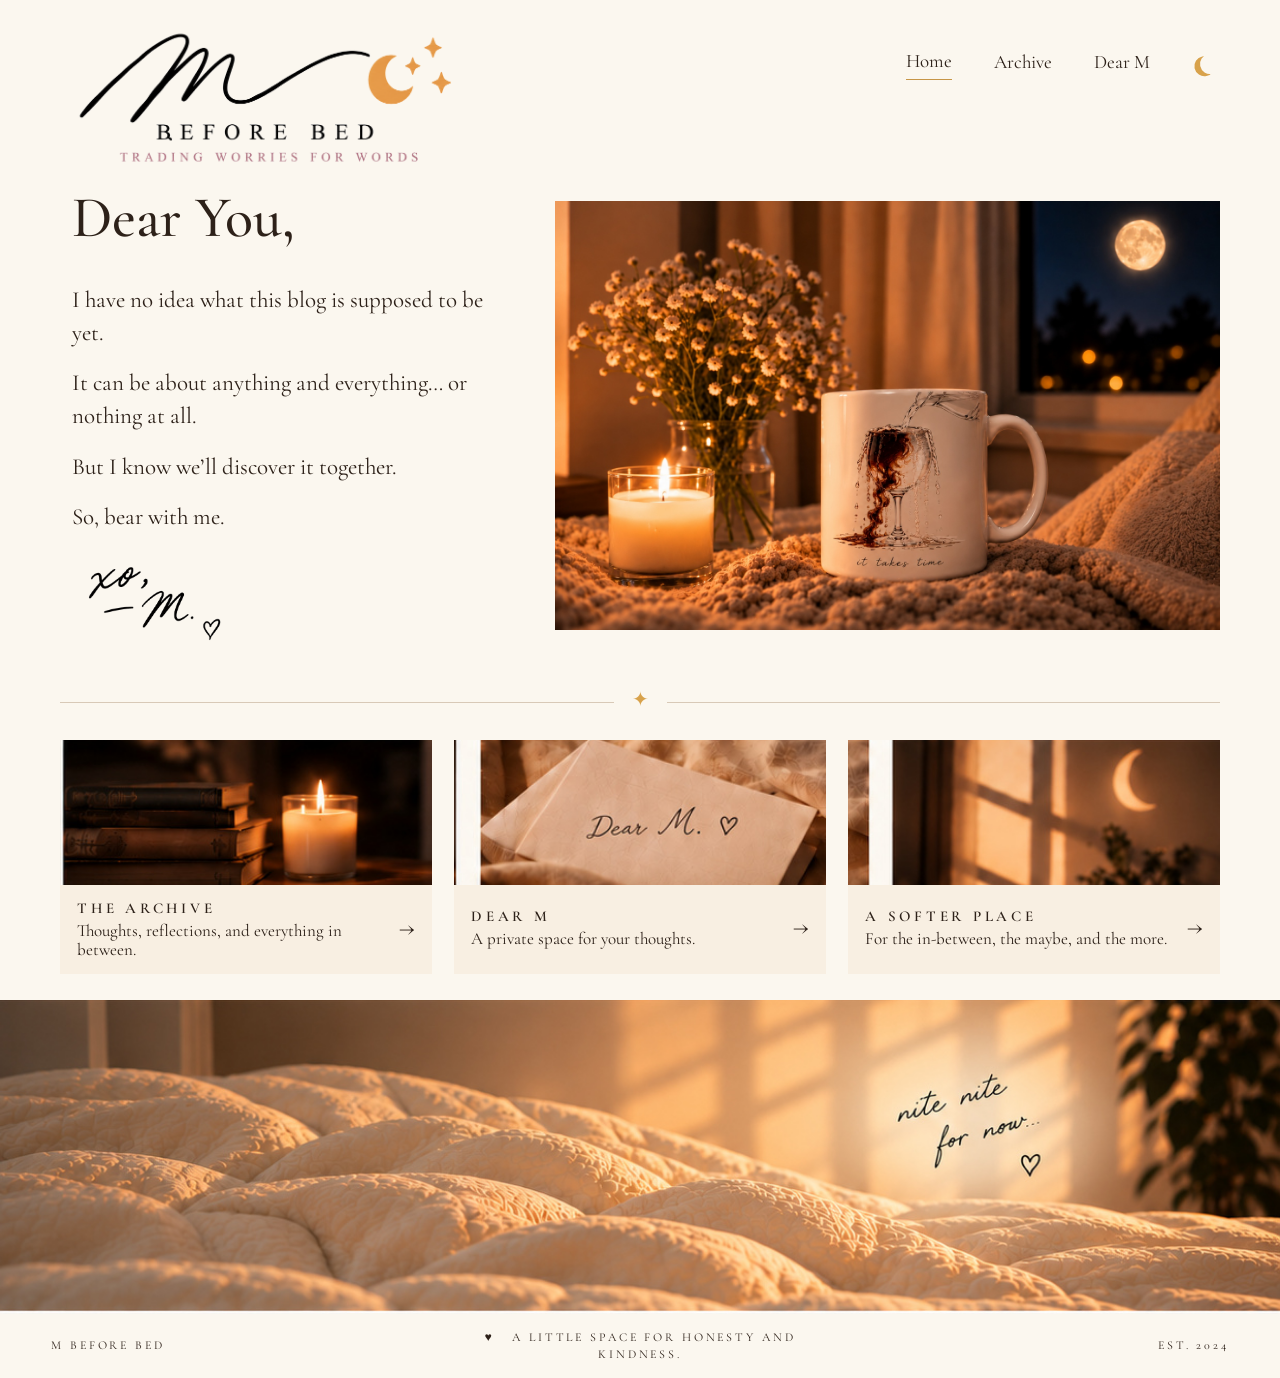
<file: index.html>
<!doctype html>
<html lang="en">
<head>
<meta charset="utf-8">
<meta name="viewport" content="width=device-width,initial-scale=1">
<title>M Before Bed</title>
<meta name="description" content="M Before Bed — thoughts, letters, and whatever comes before sleep.">
<link rel="preconnect" href="https://fonts.googleapis.com">
<link rel="preconnect" href="https://fonts.gstatic.com" crossorigin>
<link href="https://fonts.googleapis.com/css2?family=Cormorant+Garamond:wght@400;500;600&family=Italianno&display=swap" rel="stylesheet">
<link rel="stylesheet" href="styles.css">
</head>
<body>
<header class="shell header">
  <a href="/" class="brand"><img src="logo.png" alt="M Before Bed"></a>
  <nav>
    <a class="active" href="/">Home</a>
    <a href="read.html">Archive</a>
    <a href="dear-m.html">Dear M</a>
    <span class="navmoon" aria-hidden="true"></span>
  </nav>
</header>

<main>
<section class="shell hero">
  <div class="intro">
    <h1>Dear You,</h1>
    <p>I have no idea what this blog is supposed to be yet.</p>
    <p>It can be about anything and everything… or nothing at all.</p>
    <p>But I know we’ll discover it together.</p>
    <p>So, bear with me.</p>
    <div class="signature"><img src="signature.png" alt="xo, — M. ♡"></div>
  </div>
  <figure class="hero-photo"><img src="hero-cozy.jpg" alt="Cozy bedside scene with mug, candle, flowers and a full moon"></figure>
</section>

<div class="shell divider"><span>✦</span></div>

<section class="shell cards">
  <a class="feature-card" href="read.html">
    <img src="archive-card.jpg" alt="Books and a candle in warm evening light">
    <div class="feature-copy"><div><h2>The Archive</h2><p>Thoughts, reflections, and everything in between.</p></div><b>→</b></div>
  </a>
  <a class="feature-card" href="dear-m.html">
    <img src="dear-card.jpg" alt="A handwritten Dear M letter">
    <div class="feature-copy"><div><h2>Dear M</h2><p>A private space for your thoughts.</p></div><b>→</b></div>
  </a>
  <a class="feature-card" href="#nite">
    <img src="softer-card.jpg" alt="A crescent moon glowing through a window">
    <div class="feature-copy"><div><h2>A Softer Place</h2><p>For the in-between, the maybe, and the more.</p></div><b>→</b></div>
  </a>
</section>

<section class="bed" id="nite"><img src="bed-footer.jpg" alt="Cream comforter in warm evening light"></section>
</main>
<footer class="site-footer"><span>M BEFORE BED</span><span>♥ &nbsp; A LITTLE SPACE FOR HONESTY AND KINDNESS.</span><span>EST. 2024</span></footer>
</body>
</html>
</file>
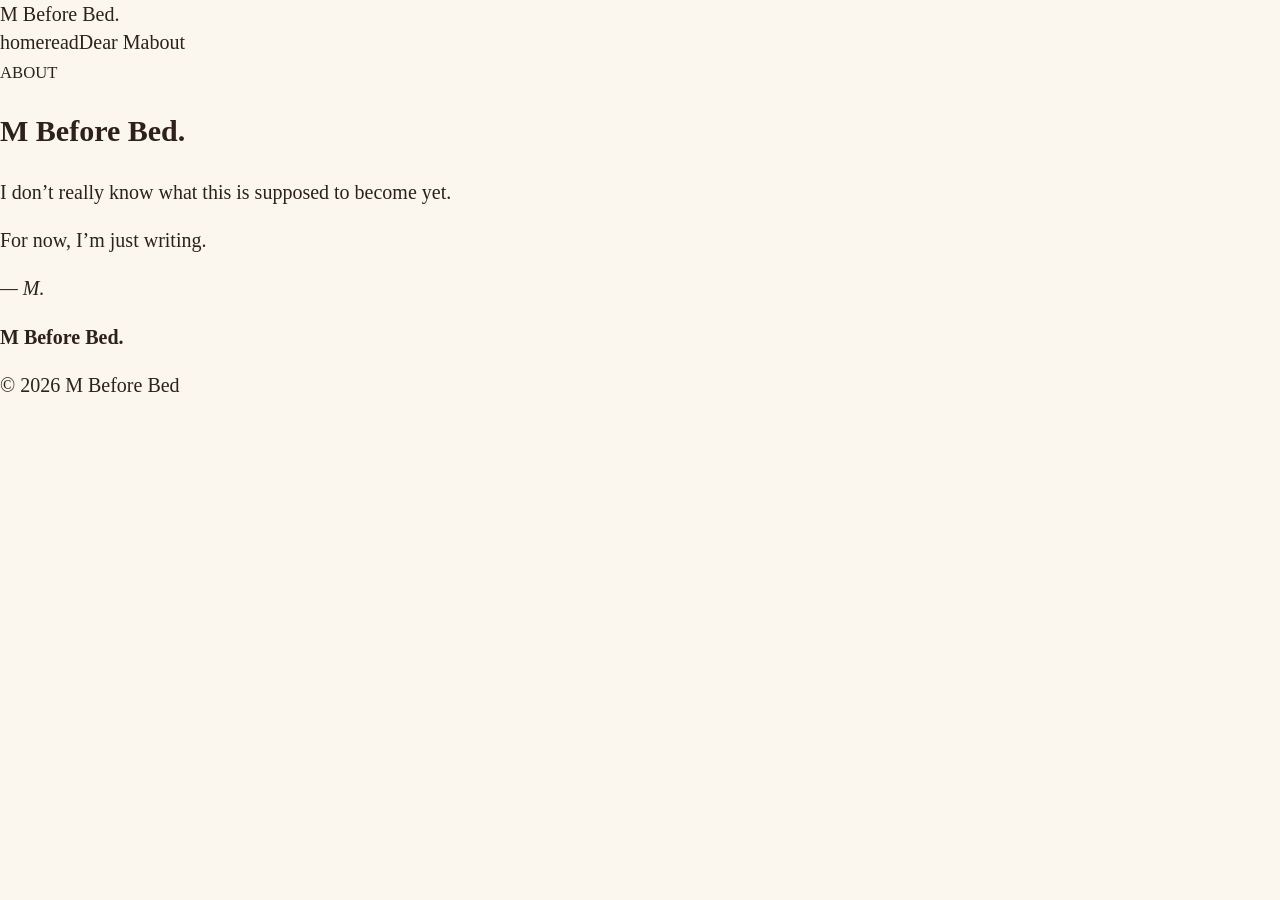
<file: about.html>
<!doctype html>
<html lang="en">
<head>
<meta charset="utf-8"><meta name="viewport" content="width=device-width,initial-scale=1">
<title>About — M Before Bed</title>
<meta name="description" content="About M Before Bed.">
<link rel="stylesheet" href="styles.css">
</head>
<body>
<header><a class="brand" href="index.html"><span class="brand-m">M</span> Before Bed.</a><nav><a href="index.html">home</a><a href="read.html">read</a><a href="dear-m.html">Dear M</a><a href="about.html">about</a></nav></header>
<main>
<section class="pagehero wrap"><small>ABOUT</small><h1>M Before Bed.</h1></section>
<section class="aboutcard">
<p>I don’t really know what this is supposed to become yet.</p>
<p>For now, I’m just writing.</p>
<p><i>— M.</i></p>
</section>
</main>
<footer><div class="wrap"><strong><span class="brand-m">M</span> Before Bed.</strong><p>© 2026 M Before Bed</p></div></footer>
</body></html>
</file>
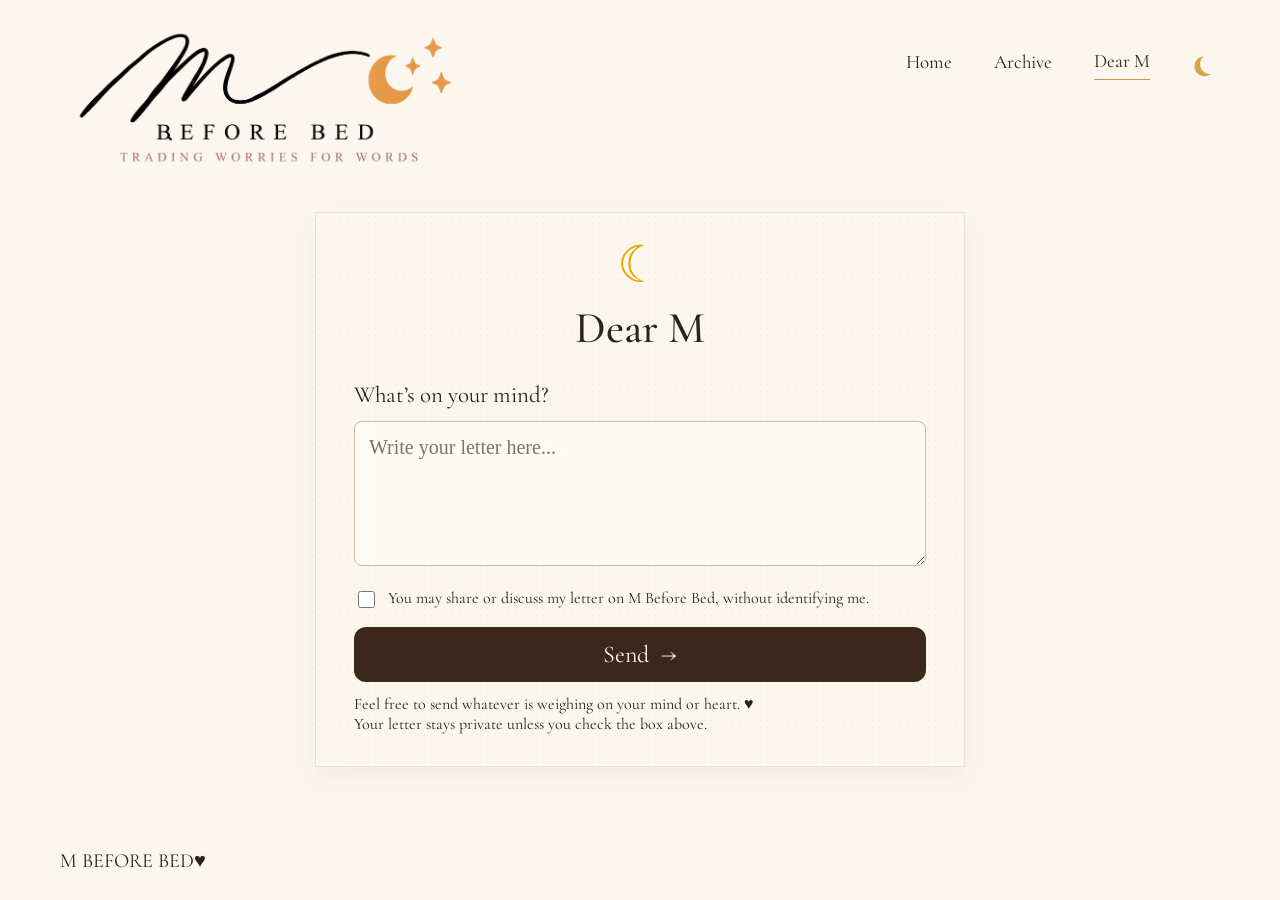
<file: dear-m.html>
<!doctype html><html lang="en"><head><meta charset="utf-8"><meta name="viewport" content="width=device-width,initial-scale=1"><title>Dear M — M Before Bed</title><link rel="preconnect" href="https://fonts.googleapis.com"><link rel="preconnect" href="https://fonts.gstatic.com" crossorigin><link href="https://fonts.googleapis.com/css2?family=Cormorant+Garamond:wght@400;500;600&family=Italianno&display=swap" rel="stylesheet"><link rel="stylesheet" href="styles.css"></head><body><header class="shell header"><a href="/" class="brand"><img src="logo.png" alt="M Before Bed"></a><nav><a href="/">Home</a><a href="read.html">Archive</a><a class="active" href="dear-m.html">Dear M</a><span class="navmoon" aria-hidden="true"></span></nav></header><main class="shell dear-page"><form class="letter-card standalone" action="https://usebasin.com/f/3659bcba7d7a" method="POST"><div class="smallmoon">☾</div><h1>Dear M</h1><label for="letter">What’s on your mind?</label><textarea id="letter" name="letter" required placeholder="Write your letter here..."></textarea><label class="consent"><input type="checkbox" name="permission_to_share" value="yes"><span>You may share or discuss my letter on M Before Bed, without identifying me.</span></label><button type="submit">Send&nbsp;&nbsp;→</button><p class="note">Feel free to send whatever is weighing on your mind or heart. ♥<br>Your letter stays private unless you check the box above.</p></form></main><footer class="shell"><span>M BEFORE BED</span><span>♥</span></footer></body></html>
</file>
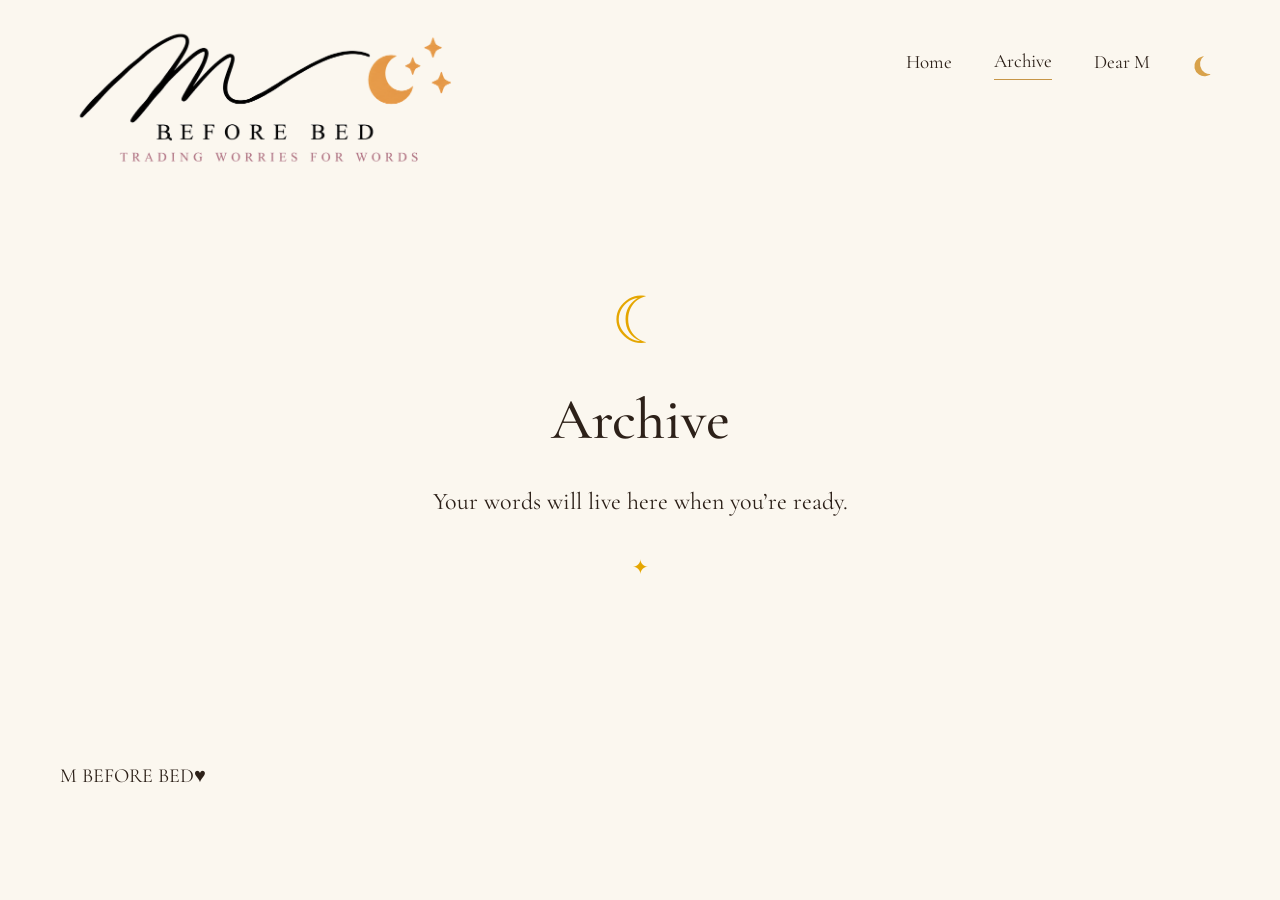
<file: read.html>
<!doctype html><html lang="en"><head><meta charset="utf-8"><meta name="viewport" content="width=device-width,initial-scale=1"><title>Archive — M Before Bed</title><link rel="preconnect" href="https://fonts.googleapis.com"><link rel="preconnect" href="https://fonts.gstatic.com" crossorigin><link href="https://fonts.googleapis.com/css2?family=Cormorant+Garamond:wght@400;500;600&family=Italianno&display=swap" rel="stylesheet"><link rel="stylesheet" href="styles.css"></head><body><header class="shell header"><a href="/" class="brand"><img src="logo.png" alt="M Before Bed"></a><nav><a href="/">Home</a><a class="active" href="read.html">Archive</a><a href="dear-m.html">Dear M</a><span class="navmoon" aria-hidden="true"></span></nav></header><main class="archive shell"><span class="archive-moon">☾</span><h1>Archive</h1><p>Your words will live here when you’re ready.</p><div class="tiny">✦</div></main><footer class="shell"><span>M BEFORE BED</span><span>♥</span></footer></body></html>
</file>
<file: styles.css>
:root{--cream:#fbf7ef;--paper:#fcf7ed;--ink:#2d2119;--gold:#d8a24b;--line:#d8c9b7}
*{box-sizing:border-box}
html{scroll-behavior:smooth}
body{margin:0;background:var(--cream);color:var(--ink);font-family:"Cormorant Garamond",Georgia,serif;font-size:20px;line-height:1.42}
.shell{width:min(1160px,91vw);margin:auto}
a{color:inherit;text-decoration:none}
.header{min-height:160px;display:flex;align-items:flex-start;justify-content:space-between;padding-top:18px}
.brand img{display:block;width:360px;height:auto}
.header nav{display:flex;align-items:center;gap:42px;padding-top:30px;font-size:19px}
.header nav a{padding-bottom:4px}
.header nav a.active{border-bottom:1px solid #c79647}
.navmoon{display:inline-block;width:20px;height:20px;border-radius:50%;box-shadow:-6px 1px 0 0 var(--gold);margin-left:8px;transform:rotate(-12deg)}
.hero{display:grid;grid-template-columns:.78fr 1.22fr;gap:70px;align-items:center;padding:0 0 42px}
.intro{padding-left:12px}
.intro h1{font-size:58px;font-weight:500;margin:0 0 25px}
.intro p{font-size:23px;margin:0 0 18px;max-width:455px}
.sign{font-family:"Italianno",cursive;margin-top:27px;display:flex;flex-direction:column;line-height:1}
.sign em{font-size:31px}
.sign span{font-size:43px;margin-top:7px}
.hero-photo{margin:0}
.hero-photo img{display:block;width:100%;aspect-ratio:1.55/1;object-fit:cover}
.divider{border-top:1px solid var(--line);height:38px;text-align:center;margin-top:5px}
.divider span{position:relative;top:-17px;background:var(--cream);color:var(--gold);padding:0 18px}
.cards{display:grid;grid-template-columns:repeat(3,1fr);gap:22px;padding:0 0 26px}
.feature-card{background:#f8efe2;display:block;transition:transform .2s ease}
.feature-card:hover{transform:translateY(-3px)}
.feature-card img{display:block;width:100%;height:145px;object-fit:cover}
.feature-copy{min-height:86px;padding:13px 17px 14px;display:flex;align-items:center;justify-content:space-between;gap:12px}
.feature-copy h2{font-size:15px;letter-spacing:.25em;text-transform:uppercase;margin:0 0 3px;font-weight:600}
.feature-copy p{font-size:17px;margin:0;line-height:1.1}
.feature-copy b{font-size:24px;font-weight:400}
.bed{height:350px;position:relative;overflow:hidden}
.bed>img{width:100%;height:100%;object-fit:cover;object-position:center}
.bed-copy{position:absolute;inset:0;display:flex;flex-direction:column;align-items:center;padding-top:35px;text-align:center;color:#2b1d14;pointer-events:none}
.bed-copy p{font-size:21px;margin:0 0 6px}
.nite{font-family:"Italianno",cursive;font-size:39px;line-height:1}
.heart{font-size:34px;line-height:1;margin-top:2px}

/* Shared Dear M / Archive pages */
.dear-page{min-height:70vh;display:grid;place-items:center;padding:35px 0 80px}
.letter-card{position:relative;background:var(--paper);border:1px solid #eadfce;padding:28px 38px 32px;box-shadow:0 9px 25px #725a3d12}
.standalone{width:min(650px,100%)}
.letter-card:after{content:"";position:absolute;inset:0;pointer-events:none;opacity:.2;background-image:radial-gradient(#bcae98 .55px,transparent .55px);background-size:7px 7px}
.letter-card>*{position:relative;z-index:1}
.smallmoon{text-align:center;color:#e5a600;font-size:51px;line-height:1}
.letter-card h1,.letter-card h2{text-align:center;font-size:44px;font-weight:500;margin:5px 0 20px}
.letter-card label:not(.consent){display:block;font-size:23px;margin-bottom:9px}
.letter-card textarea{width:100%;min-height:145px;resize:vertical;border:1px solid #cdbca5;border-radius:8px;background:#fffaf2;padding:14px;font:20px Georgia,serif;color:var(--ink)}
.consent{display:flex;align-items:flex-start;gap:10px;margin:14px 0 16px;font-size:16px;line-height:1.25}
.consent input{width:17px;height:17px;margin-top:3px;accent-color:var(--ink)}
.letter-card button{width:100%;border:0;border-radius:12px;background:#3b281b;color:#fffaf1;padding:13px;font:24px "Cormorant Garamond",serif;cursor:pointer}
.note{font-size:16px;line-height:1.25;margin:12px 0 0}
.archive{min-height:65vh;text-align:center;padding:100px 0}
.archive h1{font-size:58px;font-weight:500;margin:10px}
.archive p{font-size:24px}
.archive-moon{font-size:65px;color:#e5a600}
.tiny{color:#e5a600;margin-top:35px}

@media(max-width:820px){
 .shell{width:min(92vw,680px)}
 .header{min-height:125px;padding-top:12px}
 .brand img{width:235px}
 .header nav{gap:15px;font-size:16px;padding-top:17px}
 .navmoon{width:16px;height:16px;margin-left:2px}
 .hero{grid-template-columns:1fr;gap:30px;padding-top:12px}
 .intro{padding-left:0}
 .intro h1{font-size:46px}
 .intro p{font-size:21px}
 .hero-photo img{aspect-ratio:1.45/1}
 .cards{grid-template-columns:1fr;gap:18px}
 .feature-card img{height:190px}
 .bed{height:290px}
 .bed-copy{padding:28px 20px 0}
 .bed-copy p{font-size:18px}
 .nite{font-size:34px}
}
@media(max-width:560px){
 .header{display:block;min-height:175px}
 .brand img{width:260px;margin:auto}
 .header nav{justify-content:center;padding-top:10px}
}

.site-footer{
  min-height:64px;
  display:grid;
  grid-template-columns:1fr 1fr 1fr;
  align-items:center;
  padding:0 4vw;
  background:#fbf7ef;
  color:#2d2119;
  font-family:"Cormorant Garamond",Georgia,serif;
  font-size:12px;
  letter-spacing:.24em;
}
.site-footer span:nth-child(2){text-align:center}
.site-footer span:last-child{text-align:right}
@media(max-width:650px){
  .site-footer{grid-template-columns:1fr;gap:7px;text-align:center;padding:16px}
  .site-footer span:nth-child(2),.site-footer span:last-child{text-align:center}
}

/* Final footer-photo fix: no zoom/cropping; preserve the complete approved image and writing. */
.bed{
  height:auto !important;
  overflow:visible !important;
  line-height:0;
}
.bed > img{
  display:block !important;
  width:100% !important;
  height:auto !important;
  object-fit:contain !important;
  object-position:center center !important;
}

/* Launch lock: small heart beside the signature. */
.sig-heart{
  font-family:Georgia,serif;
  font-size:.48em;
  vertical-align:.18em;
  margin-left:.08em;
  font-weight:400;
}

/* Final approved logo lock. */
.brand img{
  display:block;
  width:410px;
  max-width:42vw;
  height:auto;
}
@media(max-width:820px){
  .brand img{width:300px;max-width:48vw}
}
@media(max-width:560px){
  .brand img{width:300px;max-width:86vw;margin:auto}
}

/* Final approved handwritten signature lock. */
.signature img, .signature-img{
  display:block;
  width:165px;
  max-width:100%;
  height:auto;
  object-fit:contain;
  object-position:left center;
}
</file>
